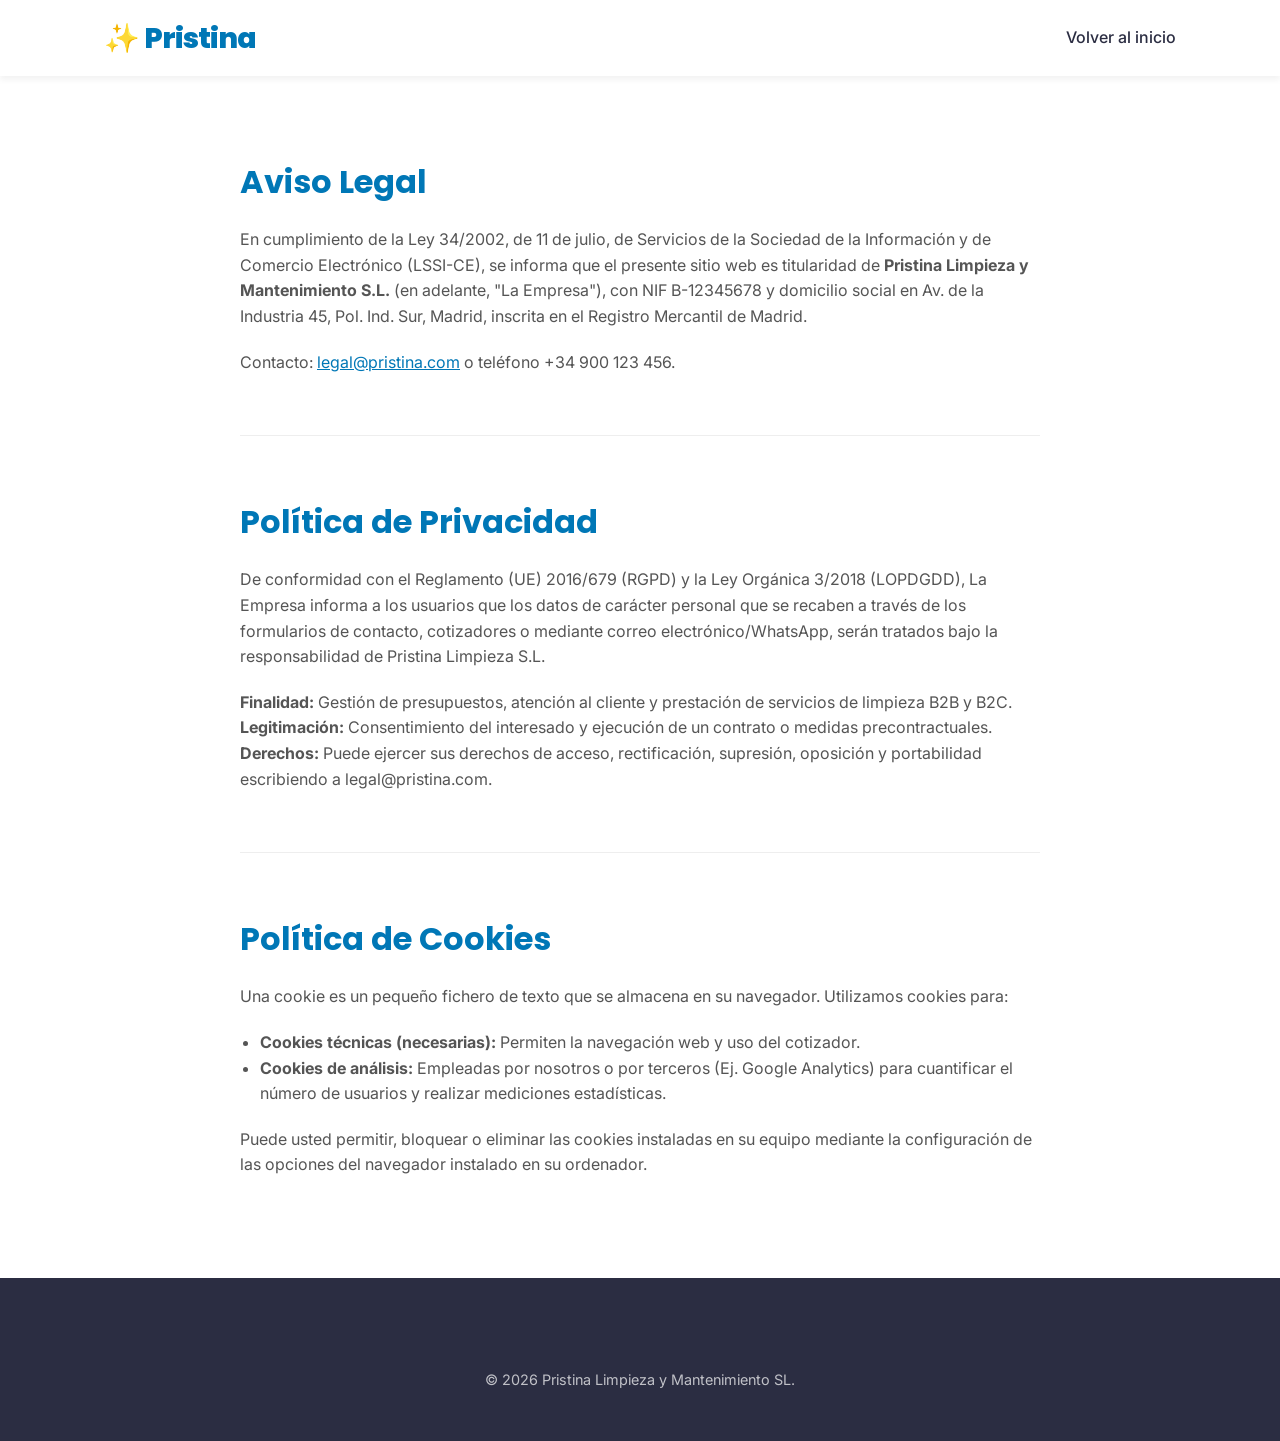
<file: legal.html>
<!DOCTYPE html>
<html lang="es">
<head>
    <meta charset="UTF-8">
    <meta name="viewport" content="width=device-width, initial-scale=1.0">
    <title>Textos Legales | Pristina</title>
    <link href="https://fonts.googleapis.com/css2?family=Inter:wght@400;500&family=Poppins:wght@600;700;800&display=swap" rel="stylesheet">
    <link rel="stylesheet" href="styles.css">
</head>
<body>
    <header class="navbar">
        <div class="nav-container">
            <a href="index.html" class="logo">✨ Pristina</a>
            <ul class="nav-links">
                <li><a href="index.html">Volver al inicio</a></li>
            </ul>
        </div>
    </header>

    <main class="legal-page">
        <div class="legal-container">
            <h1 id="aviso-legal">Aviso Legal</h1>
            <p>En cumplimiento de la Ley 34/2002, de 11 de julio, de Servicios de la Sociedad de la Información y de Comercio Electrónico (LSSI-CE), se informa que el presente sitio web es titularidad de <strong>Pristina Limpieza y Mantenimiento S.L.</strong> (en adelante, "La Empresa"), con NIF B-12345678 y domicilio social en Av. de la Industria 45, Pol. Ind. Sur, Madrid, inscrita en el Registro Mercantil de Madrid.</p>
            <p>Contacto: <a href="mailto:legal@pristina.com">legal@pristina.com</a> o teléfono +34 900 123 456.</p>

            <hr>

            <h1 id="privacidad">Política de Privacidad</h1>
            <p>De conformidad con el Reglamento (UE) 2016/679 (RGPD) y la Ley Orgánica 3/2018 (LOPDGDD), La Empresa informa a los usuarios que los datos de carácter personal que se recaben a través de los formularios de contacto, cotizadores o mediante correo electrónico/WhatsApp, serán tratados bajo la responsabilidad de Pristina Limpieza S.L.</p>
            <p><strong>Finalidad:</strong> Gestión de presupuestos, atención al cliente y prestación de servicios de limpieza B2B y B2C.<br>
            <strong>Legitimación:</strong> Consentimiento del interesado y ejecución de un contrato o medidas precontractuales.<br>
            <strong>Derechos:</strong> Puede ejercer sus derechos de acceso, rectificación, supresión, oposición y portabilidad escribiendo a legal@pristina.com.</p>

            <hr>

            <h1 id="cookies">Política de Cookies</h1>
            <p>Una cookie es un pequeño fichero de texto que se almacena en su navegador. Utilizamos cookies para:</p>
            <ul>
                <li><strong>Cookies técnicas (necesarias):</strong> Permiten la navegación web y uso del cotizador.</li>
                <li><strong>Cookies de análisis:</strong> Empleadas por nosotros o por terceros (Ej. Google Analytics) para cuantificar el número de usuarios y realizar mediciones estadísticas.</li>
            </ul>
            <p>Puede usted permitir, bloquear o eliminar las cookies instaladas en su equipo mediante la configuración de las opciones del navegador instalado en su ordenador.</p>
        </div>
    </main>

    <footer style="margin-top:0;">
        <div class="footer-bottom" style="border:none; padding: 30px;">
            <p>&copy; 2026 Pristina Limpieza y Mantenimiento SL.</p>
        </div>
    </footer>
</body>
</html>
</file>
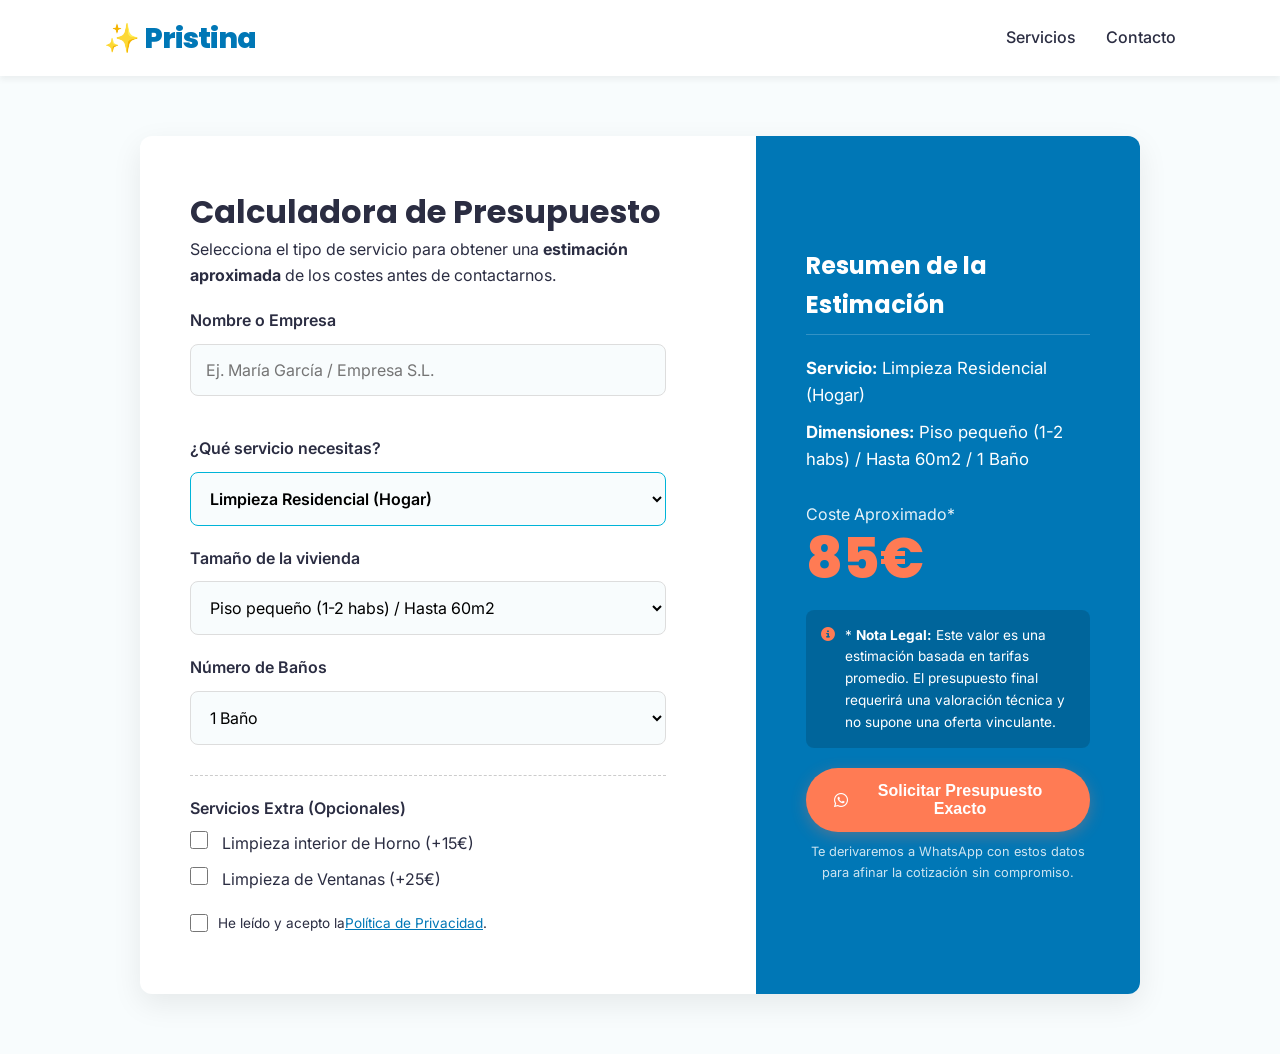
<file: reserva.html>
<!DOCTYPE html>
<html lang="es">
<head>
    <meta charset="UTF-8">
    <meta name="viewport" content="width=device-width, initial-scale=1.0">
    <title>Calculadora de Presupuestos | Pristina</title>
    <link href="https://fonts.googleapis.com/css2?family=Inter:wght@400;500&family=Poppins:wght@600;700;800&display=swap" rel="stylesheet">
    <link rel="stylesheet" href="https://cdnjs.cloudflare.com/ajax/libs/font-awesome/6.4.0/css/all.min.css">
    <link rel="stylesheet" href="styles.css">
</head>
<body>
    <header class="navbar">
        <div class="nav-container">
            <a href="index.html" class="logo">✨ Pristina</a>
            <ul class="nav-links">
                <li><a href="index.html#servicios">Servicios</a></li>
                <li><a href="index.html#contacto">Contacto</a></li>
            </ul>
            <div class="hamburger">
                <span class="bar"></span>
                <span class="bar"></span>
                <span class="bar"></span>
            </div>
        </div>
    </header>

    <main class="booking-page">
        <div class="booking-container">
            <div class="booking-form-area">
                <h1>Calculadora de Presupuesto</h1>
                <p>Selecciona el tipo de servicio para obtener una <strong>estimación aproximada</strong> de los costes antes de contactarnos.</p>
                
                <form id="booking-form">
                    <div class="form-row">
                        <div class="form-group" style="width: 100%;">
                            <label for="cliente-nombre">Nombre o Empresa</label>
                            <input type="text" id="cliente-nombre" class="calc-input" placeholder="Ej. María García / Empresa S.L." required>
                        </div>
                    </div>

                    <!-- Selector Principal de Servicio -->
                    <div class="form-group">
                        <label for="tipo-servicio">¿Qué servicio necesitas?</label>
                        <select id="tipo-servicio" class="calc-input" style="border-color: var(--clr-primary); font-weight: 600;">
                            <option value="residencial">Limpieza Residencial (Hogar)</option>
                            <option value="oficinas">Limpieza de Oficinas / Locales</option>
                            <option value="naves">Limpieza de Naves Industriales</option>
                            <option value="comunidades">Limpieza de Comunidades</option>
                            <option value="obra">Limpieza Fin de Obra</option>
                            <option value="cristales">Limpieza de Cristales y Fachadas</option>
                        </select>
                    </div>

                    <!-- SECCIÓN 1: RESIDENCIAL -->
                    <div id="sec-residencial" class="dynamic-section">
                        <div class="form-group">
                            <label for="habitaciones">Tamaño de la vivienda</label>
                            <select id="habitaciones" class="calc-input">
                                <option value="1">Piso pequeño (1-2 habs) / Hasta 60m2</option>
                                <option value="2">Piso mediano (3 habs) / 60m2 - 100m2</option>
                                <option value="3">Piso grande (4+ habs) / 100m2 - 150m2</option>
                                <option value="4">Chalet o Casa / Más de 150m2</option>
                            </select>
                        </div>
                        <div class="form-group">
                            <label for="banos">Número de Baños</label>
                            <select id="banos" class="calc-input">
                                <option value="1">1 Baño</option>
                                <option value="2">2 Baños</option>
                                <option value="3">3 o más Baños</option>
                            </select>
                        </div>
                        <div class="form-group extras-group">
                            <label>Servicios Extra (Opcionales)</label>
                            <label class="checkbox-label">
                                <input type="checkbox" class="calc-checkbox chk-residencial" value="15" data-name="Limpieza de Horno"> Limpieza interior de Horno (+15€)
                            </label>
                            <label class="checkbox-label">
                                <input type="checkbox" class="calc-checkbox chk-residencial" value="25" data-name="Limpieza de Ventanas"> Limpieza de Ventanas (+25€)
                            </label>
                        </div>
                    </div>

                    <!-- SECCIÓN 2: METROS CUADRADOS (Oficinas, Naves, Comunidades, Obra) -->
                    <div id="sec-metros" class="dynamic-section d-none">
                        <div class="form-row">
                            <div class="form-group" style="width: 48%;">
                                <label for="metros-cuadrados">Metros cuadrados (aprox.)</label>
                                <input type="number" id="metros-cuadrados" class="calc-input" value="100" min="20" step="10">
                            </div>
                            <div class="form-group" style="width: 48%;">
                                <label for="frecuencia-m2">Frecuencia</label>
                                <select id="frecuencia-m2" class="calc-input">
                                    <option value="puntual">Limpieza Puntual a fondo</option>
                                    <option value="semanal">Mantenimiento Semanal</option>
                                    <option value="diario">Mantenimiento Diario (L-V)</option>
                                </select>
                            </div>
                        </div>
                        <div class="form-group extras-group" id="extras-b2b">
                            <label>Extras Especiales</label>
                            <label class="checkbox-label">
                                <input type="checkbox" class="calc-checkbox chk-metros" value="50" data-name="Maquinaria industrial"> Uso de maquinaria específica (fregadoras/barredoras) (+50€)
                            </label>
                            <label class="checkbox-label">
                                <input type="checkbox" class="calc-checkbox chk-metros" value="30" data-name="Desinfección Ozono"> Desinfección con Ozono (+30€)
                            </label>
                        </div>
                    </div>

                    <!-- SECCIÓN 3: POR HORAS (Cristales) -->
                    <div id="sec-horas" class="dynamic-section d-none">
                        <div class="form-group">
                            <label for="horas-estimadas">Horas estimadas de servicio</label>
                            <input type="number" id="horas-estimadas" class="calc-input" value="3" min="2">
                            <small>Mínimo 2 horas por desplazamiento de técnicos especializados.</small>
                        </div>
                        <div class="form-group extras-group">
                            <label>Requisitos Especiales</label>
                            <label class="checkbox-label">
                                <input type="checkbox" class="calc-checkbox chk-horas" value="40" data-name="Trabajo en altura (Grúa/Arnés)"> Requiere trabajo en altura (Grúa/Arnés) (+40€)
                            </label>
                        </div>
                    </div>

                    <label class="checkbox-label" style="margin-top:20px; font-size:0.85rem;">
                        <input type="checkbox" id="legal-check" class="calc-checkbox" required>
                        He leído y acepto la <a href="legal.html#privacidad" target="_blank" style="color:var(--clr-primary-dark); text-decoration:underline;">Política de Privacidad</a>.
                    </label>
                </form>
            </div>
            
            <div class="booking-summary-area">
                <div class="summary-card">
                    <h3>Resumen de la Estimación</h3>
                    <ul class="summary-details">
                        <li><strong>Servicio:</strong> <span id="sum-servicio">Limpieza Residencial</span></li>
                        <li id="sum-param"><strong>Dimensiones:</strong> <span id="sum-dim">Piso pequeño / 1 Baño</span></li>
                    </ul>
                    <div class="total-price">
                        <span class="price-label">Coste Aproximado*</span>
                        <span class="price-value" id="total-price">0€</span>
                    </div>
                    
                    <div class="disclaimer-box">
                        <i class="fas fa-info-circle"></i>
                        <p>* <strong>Nota Legal:</strong> Este valor es una estimación basada en tarifas promedio. El presupuesto final requerirá una valoración técnica y no supone una oferta vinculante.</p>
                    </div>

                    <button type="button" id="btn-whatsapp-reserva" class="btn btn-primary btn-full">
                        <i class="fab fa-whatsapp"></i> Solicitar Presupuesto Exacto
                    </button>
                    <p style="text-align: center; font-size: 0.8rem; margin-top: 10px; color: #fff; opacity:0.8;">Te derivaremos a WhatsApp con estos datos para afinar la cotización sin compromiso.</p>
                </div>
            </div>
        </div>
    </main>
    <script src="script.js"></script>
</body>
</html>
</file>
<file: styles.css>
/* =========================================
   VARIABLES Y RESET
   ========================================= */
:root {
    --clr-primary: #00b4d8;      
    --clr-primary-dark: #0077b6; 
    --clr-accent: #ff7b54;       
    --clr-accent-dark: #e8633e;
    --clr-dark: #2b2d42;         
    --clr-light: #f8fcfd;        
    --clr-white: #ffffff;
    --clr-whatsapp: #25D366;
    
    --font-heading: 'Poppins', sans-serif;
    --font-body: 'Inter', sans-serif;
    
    --shadow-sm: 0 4px 6px rgba(0,0,0,0.05);
    --shadow-md: 0 10px 30px rgba(0,0,0,0.08);
    --transition: all 0.3s ease;
    --border-radius: 12px;
}

* { margin: 0; padding: 0; box-sizing: border-box; }
html { scroll-behavior: smooth; }
body { font-family: var(--font-body); background-color: var(--clr-light); color: var(--clr-dark); line-height: 1.6; }
h1, h2, h3, .logo { font-family: var(--font-heading); color: var(--clr-dark); }
a { color: var(--clr-primary-dark); transition: var(--transition); }
a:hover { color: var(--clr-accent); }

/* UTILIDAD */
.d-none { display: none !important; }

/* =========================================
   COMPONENTES GLOBALES & BOTONES
   ========================================= */
.btn {
    display: inline-block; padding: 14px 28px; border-radius: 50px;
    text-decoration: none; font-weight: 600; font-size: 1rem;
    cursor: pointer; border: none; transition: var(--transition); text-align: center;
}
.btn-sm { padding: 8px 16px; font-size: 0.9rem; }
.btn-primary { background-color: var(--clr-accent); color: var(--clr-white); box-shadow: 0 4px 15px rgba(255, 123, 84, 0.3); }
.btn-primary:hover { background-color: var(--clr-accent-dark); transform: translateY(-3px); color: var(--clr-white); }
.btn-secondary { background-color: transparent; color: var(--clr-primary-dark); border: 2px solid var(--clr-primary); }
.btn-secondary:hover { background-color: var(--clr-primary); color: var(--clr-white); }
.btn-full { width: 100%; display: flex; justify-content: center; align-items: center; gap: 10px;}

/* WHATSAPP FLOTANTE */
.whatsapp-float {
    position: fixed; width: 60px; height: 60px; bottom: 30px; right: 30px;
    background-color: var(--clr-whatsapp); color: #FFF; border-radius: 50px;
    text-align: center; font-size: 30px; box-shadow: var(--shadow-md); z-index: 9999;
    display: flex; align-items: center; justify-content: center;
    transition: var(--transition);
}
.whatsapp-float:hover { transform: scale(1.1); color: #FFF; }

/* BANNER DE COOKIES */
.cookie-banner {
    position: fixed; bottom: -100%; left: 0; width: 100%;
    background-color: var(--clr-dark); color: var(--clr-white);
    padding: 20px; z-index: 10000; box-shadow: 0 -5px 15px rgba(0,0,0,0.1);
    transition: bottom 0.5s ease-in-out;
}
.cookie-banner.show { bottom: 0; }
.cookie-content {
    max-width: 1200px; margin: 0 auto; display: flex; 
    justify-content: space-between; align-items: center; gap: 20px;
}
.cookie-content p { font-size: 0.9rem; margin: 0; }
.cookie-content a { color: var(--clr-primary); text-decoration: underline; }

/* =========================================
   HEADER Y NAVBAR
   ========================================= */
.promo-bar { background-color: var(--clr-primary-dark); color: var(--clr-white); text-align: center; padding: 10px; font-size: 0.9rem; }
.navbar { position: sticky; top: 0; background: rgba(255, 255, 255, 0.95); backdrop-filter: blur(10px); z-index: 1000; box-shadow: var(--shadow-sm); }
.nav-container { display: flex; justify-content: space-between; align-items: center; max-width: 1200px; margin: 0 auto; padding: 15px 5%; }
.logo { font-size: 1.8rem; font-weight: 800; text-decoration: none; color: var(--clr-primary-dark); letter-spacing: -1px; }
.nav-links { list-style: none; display: flex; align-items: center; gap: 30px; }
.nav-links a { text-decoration: none; color: var(--clr-dark); font-weight: 500; }
.nav-links a:hover { color: var(--clr-primary); }
.btn-nav { background-color: var(--clr-primary); color: var(--clr-white); padding: 10px 24px; }
.btn-nav:hover { background-color: var(--clr-primary-dark); color: var(--clr-white); }
.hamburger { display: none; cursor: pointer; }
.bar { display: block; width: 25px; height: 3px; margin: 5px auto; background-color: var(--clr-dark); transition: var(--transition); }

/* =========================================
   HERO & SECCIONES GENÉRICAS
   ========================================= */
.hero { display: grid; grid-template-columns: 1fr 1fr; align-items: center; max-width: 1200px; margin: 0 auto; padding: 80px 5%; gap: 50px; }
.hero-content h1 { font-size: 3.5rem; line-height: 1.1; margin-bottom: 20px; }
.highlight { color: var(--clr-primary); }
.hero-content p { font-size: 1.1rem; color: #555; margin-bottom: 30px; }
.hero-buttons { display: flex; gap: 15px; flex-wrap: wrap; }
.hero-image img { width: 100%; border-radius: var(--border-radius); box-shadow: var(--shadow-md); object-fit: cover; height: 500px; }

.section-header { text-align: center; margin-bottom: 50px; max-width: 700px; margin-inline: auto; }
.section-header h2 { font-size: 2.5rem; margin-bottom: 15px; }

/* =========================================
   BENEFICIOS Y SERVICIOS
   ========================================= */
.features { background-color: var(--clr-white); padding: 80px 5%; }
.features-grid { display: grid; grid-template-columns: repeat(auto-fit, minmax(300px, 1fr)); gap: 30px; max-width: 1200px; margin: 0 auto; }
.feature-card { padding: 40px 30px; background: var(--clr-light); border-radius: var(--border-radius); text-align: center; transition: var(--transition); border: 1px solid rgba(0,180,216,0.1); }
.feature-card:hover { transform: translateY(-5px); box-shadow: var(--shadow-md); background: var(--clr-white); }
.feature-card .icon { font-size: 3rem; margin-bottom: 20px; color: var(--clr-primary); }

.services { padding: 80px 5%; max-width: 1200px; margin: 0 auto; }
.services-grid { display: grid; grid-template-columns: repeat(auto-fit, minmax(320px, 1fr)); gap: 40px; }
.service-card { background: var(--clr-white); border-radius: var(--border-radius); overflow: hidden; box-shadow: var(--shadow-sm); transition: var(--transition); }
.service-card:hover { box-shadow: var(--shadow-md); transform: translateY(-5px); }
.service-card img { width: 100%; height: 220px; object-fit: cover; }
.service-info { padding: 30px; }
.link-arrow { display: inline-block; margin-top: 15px; color: var(--clr-primary); font-weight: 700; text-decoration: none; }
.link-arrow:hover { color: var(--clr-accent); transform: translateX(5px); }

/* =========================================
   SECCIÓN DE CONTACTO (HOME)
   ========================================= */
.contact-section { background-color: var(--clr-dark); color: var(--clr-white); padding: 80px 5%; }
.contact-container { max-width: 1200px; margin: 0 auto; display: grid; grid-template-columns: 1fr 1fr; gap: 60px; align-items: center; }
.contact-info h2 { color: var(--clr-white); font-size: 2.5rem; margin-bottom: 20px; }
.contact-info p { margin-bottom: 30px; opacity: 0.9; }
.contact-details { list-style: none; }
.contact-details li { margin-bottom: 20px; display: flex; align-items: center; gap: 15px; font-size: 1.1rem; }
.contact-details li i { color: var(--clr-primary); font-size: 1.5rem; }
.contact-details a { color: var(--clr-white); text-decoration: none; }
.contact-details a:hover { color: var(--clr-primary); }

.contact-form-wrapper { background: var(--clr-white); padding: 40px; border-radius: var(--border-radius); color: var(--clr-dark); }
.form-row { display: flex; gap: 15px; }

/* =========================================
   PÁGINA DE RESERVA (Cotizador)
   ========================================= */
.booking-page { padding: 60px 5%; }
.booking-container { max-width: 1000px; margin: 0 auto; display: grid; grid-template-columns: 3fr 2fr; gap: 40px; background: var(--clr-white); border-radius: var(--border-radius); box-shadow: var(--shadow-md); overflow: hidden; }
.booking-form-area { padding: 50px; }
.form-group { margin-bottom: 20px; margin-top: 20px; }
.form-group label { display: block; font-weight: 600; margin-bottom: 10px; }
.calc-input { width: 100%; padding: 15px; border: 1px solid #ddd; border-radius: 8px; font-family: var(--font-body); font-size: 1rem; transition: var(--transition); background: var(--clr-light); }
.calc-input:focus { outline: none; border-color: var(--clr-primary); background: var(--clr-white); }
.checkbox-label { display: flex; align-items: center; font-weight: 400 !important; margin-bottom: 10px; cursor: pointer; }
.calc-checkbox { margin-right: 10px; width: 18px; height: 18px; accent-color: var(--clr-primary); }
.extras-group { margin-top: 30px; padding-top: 20px; border-top: 1px dashed #ccc; }

.booking-summary-area { background: var(--clr-primary-dark); color: var(--clr-white); padding: 50px; display: flex; flex-direction: column; justify-content: center; }
.summary-card h3 { color: var(--clr-white); margin-bottom: 20px; font-size: 1.5rem; border-bottom: 1px solid rgba(255,255,255,0.2); padding-bottom: 10px; }
.summary-details { list-style: none; margin-bottom: 30px; font-size: 1.05rem; }
.summary-details li { margin-bottom: 10px; }
.total-price { display: flex; flex-direction: column; margin-bottom: 20px; }
.price-label { font-size: 1rem; opacity: 0.9; }
.price-value { font-size: 3.5rem; font-family: var(--font-heading); font-weight: 800; color: var(--clr-accent); line-height: 1.1; }
.disclaimer-box { background: rgba(0,0,0,0.15); padding: 15px; border-radius: 8px; font-size: 0.85rem; margin-bottom: 20px; display: flex; gap: 10px; align-items: flex-start; }
.disclaimer-box i { color: var(--clr-accent); margin-top: 3px; }

/* =========================================
   PÁGINA LEGAL
   ========================================= */
.legal-page { padding: 80px 5%; background: var(--clr-white); }
.legal-container { max-width: 800px; margin: 0 auto; }
.legal-container h1 { margin-top: 40px; margin-bottom: 20px; font-size: 2rem; color: var(--clr-primary-dark); }
.legal-container h1:first-child { margin-top: 0; }
.legal-container p, .legal-container ul { margin-bottom: 20px; color: #555; }
.legal-container ul { margin-left: 20px; }
.legal-container hr { margin: 60px 0; border: none; border-top: 1px solid #eee; }

/* =========================================
   FOOTER
   ========================================= */
footer { background-color: var(--clr-dark); color: var(--clr-white); padding: 60px 5% 20px; }
.footer-content { max-width: 1200px; margin: 0 auto; display: grid; grid-template-columns: 2fr 1fr 1fr; gap: 40px; margin-bottom: 40px; }
.footer-brand h2 { color: var(--clr-white); margin-bottom: 15px; }
.social-links { display: flex; gap: 15px; margin-top: 20px; }
.social-links a { color: var(--clr-white); font-size: 1.5rem; background: rgba(255,255,255,0.1); width: 40px; height: 40px; display: flex; align-items: center; justify-content: center; border-radius: 50%; }
.social-links a:hover { background: var(--clr-primary); color: var(--clr-white); }
.footer-links h3 { color: var(--clr-primary); margin-bottom: 20px; font-size: 1.2rem; }
.footer-links p { margin-bottom: 10px; }
.footer-links a { color: #ccc; text-decoration: none; }
.footer-links a:hover { color: var(--clr-white); padding-left: 5px; }
.footer-bottom { text-align: center; border-top: 1px solid rgba(255,255,255,0.1); padding-top: 20px; font-size: 0.9rem; opacity: 0.7; }

/* =========================================
   RESPONSIVE DESIGN
   ========================================= */
@media (max-width: 900px) {
    .hero, .contact-container { grid-template-columns: 1fr; text-align: center; }
    .hero-buttons { justify-content: center; }
    .booking-container { grid-template-columns: 1fr; }
    .footer-content { grid-template-columns: 1fr; text-align: center; }
    .social-links { justify-content: center; }
    .form-row { flex-direction: column; }
    .cookie-content { flex-direction: column; text-align: center; }
}

@media (max-width: 768px) {
    .nav-links { position: fixed; left: -100%; top: 70px; flex-direction: column; background-color: var(--clr-white); width: 100%; text-align: center; transition: 0.3s; box-shadow: 0 10px 10px rgba(0,0,0,0.1); padding: 20px 0; }
    .nav-links.active { left: 0; }
    .hamburger { display: block; }
    .hamburger.active .bar:nth-child(2) { opacity: 0; }
    .hamburger.active .bar:nth-child(1) { transform: translateY(8px) rotate(45deg); }
    .hamburger.active .bar:nth-child(3) { transform: translateY(-8px) rotate(-45deg); }
}
</file>
